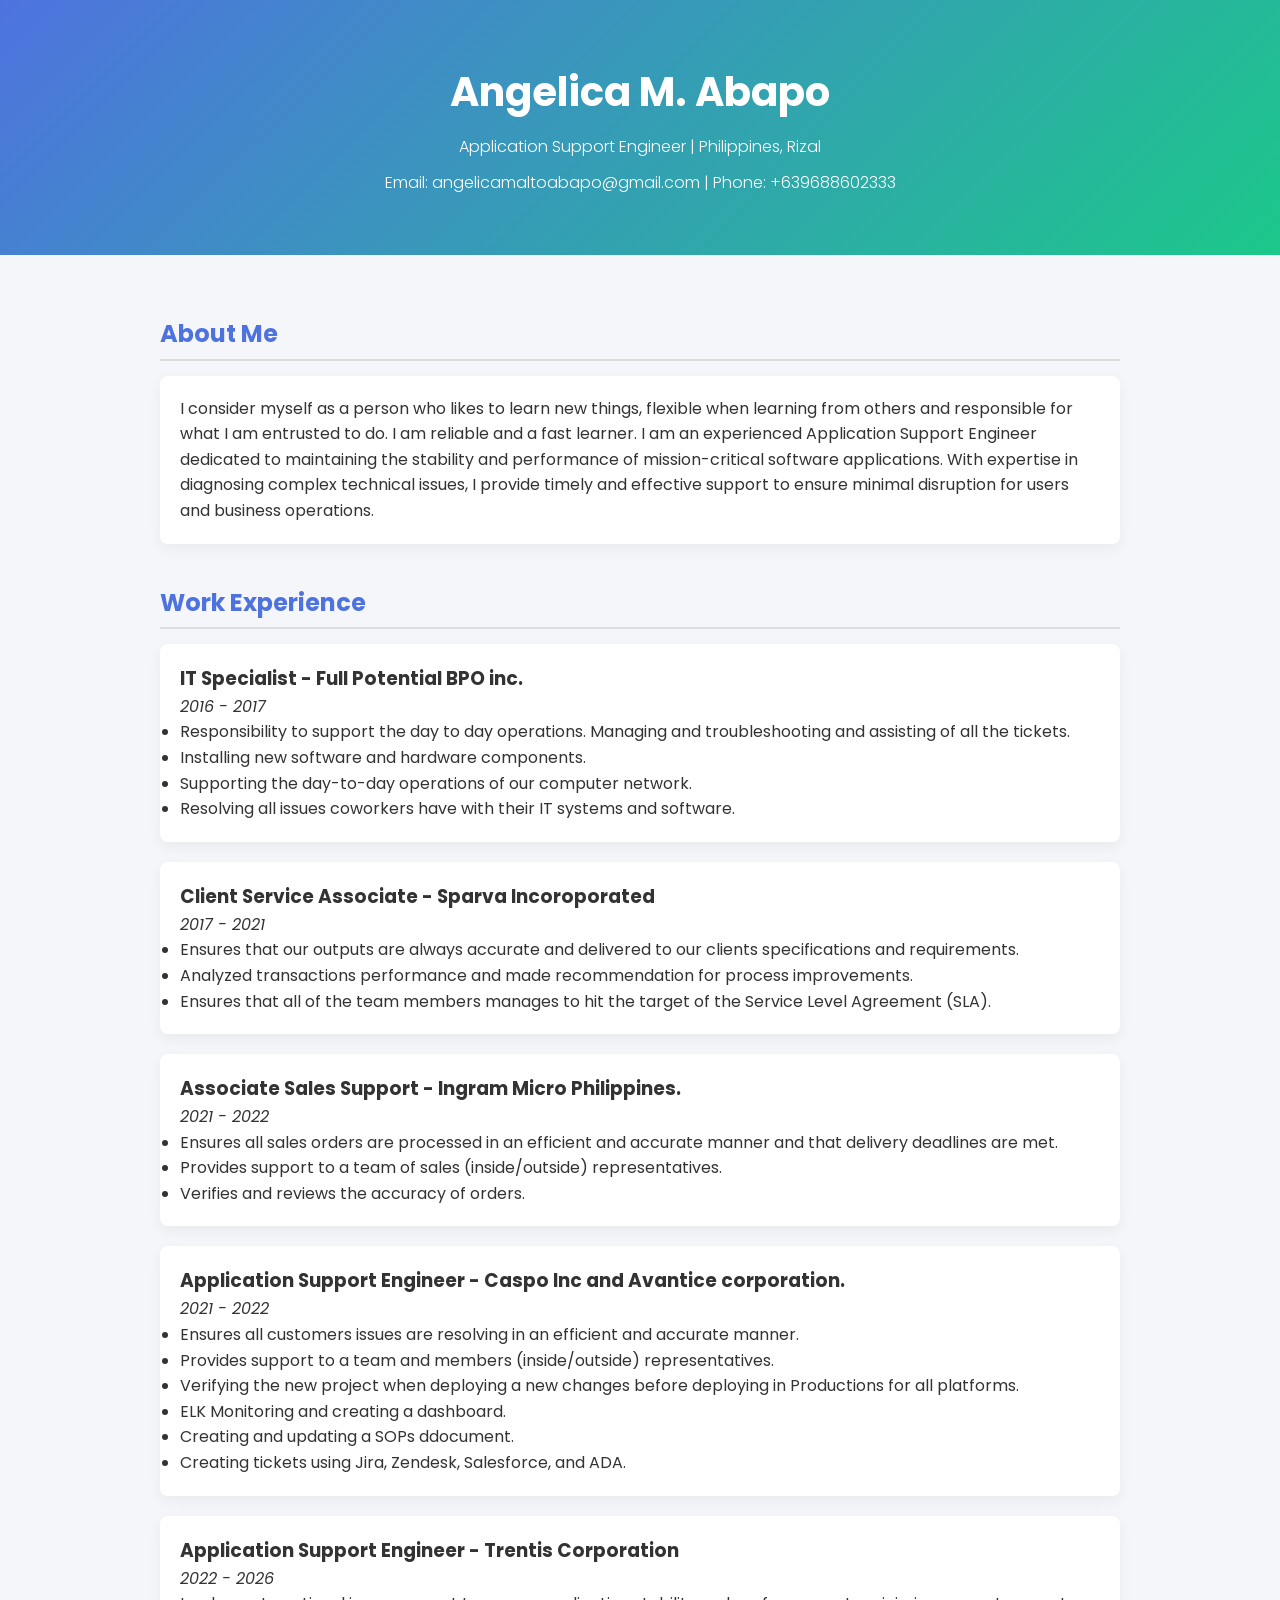
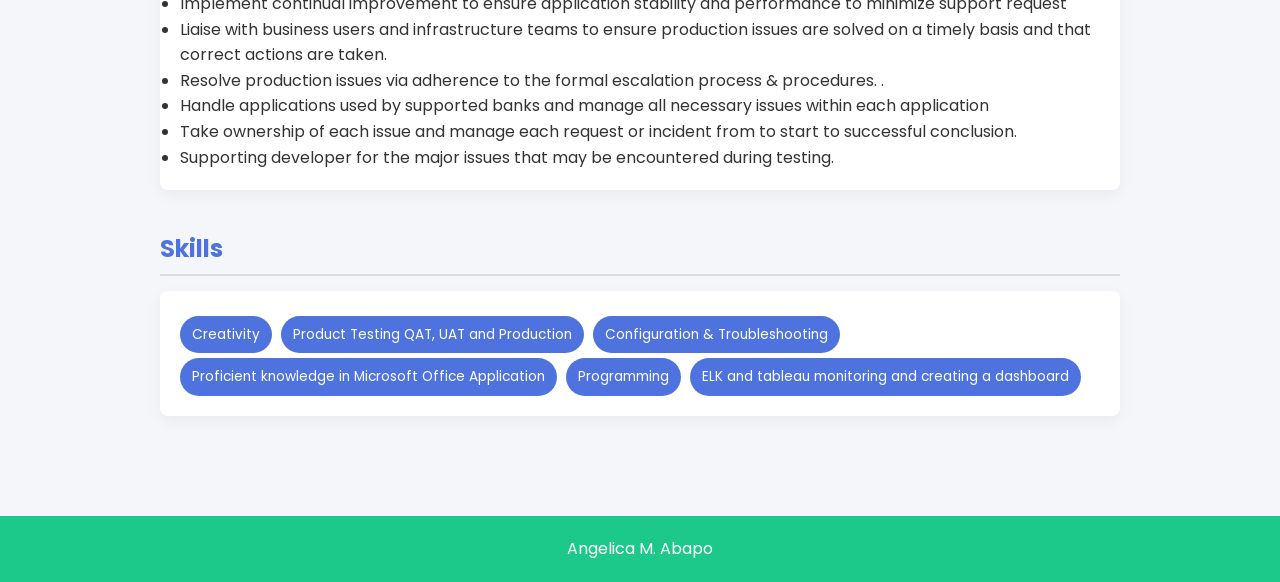
<file: index.html>
<!DOCTYPE html>
<html lang="en">
<head>
    <meta charset="UTF-8">
    <title>Angelica M. Abapo- CV</title>
    <meta name="viewport" content="width=device-width, initial-scale=1.0">
    <link href="https://fonts.googleapis.com/css2?family=Poppins:wght@300;500;700&display=swap" rel="stylesheet">
    <style>
        * {
            margin: 0;
            padding: 0;
            box-sizing: border-box;
            font-family: 'Poppins', sans-serif;
        }

        body {
            background: #f4f6f9;
            color: #333;
            line-height: 1.6;
        }

        header {
            background: linear-gradient(135deg, #4e73df, #1cc88a);
            color: white;
            padding: 60px 20px;
            text-align: center;
        }

        header h1 {
            font-size: 2.5rem;
        }

        header p {
            margin-top: 10px;
            font-weight: 300;
        }

        .container {
            max-width: 1000px;
            margin: 40px auto;
            padding: 20px;
        }

        section {
            margin-bottom: 40px;
        }

        h2 {
            margin-bottom: 15px;
            color: #4e73df;
            border-bottom: 2px solid #ddd;
            padding-bottom: 5px;
        }

        .card {
            background: white;
            padding: 20px;
            border-radius: 8px;
            box-shadow: 0 5px 15px rgba(0,0,0,0.05);
            margin-bottom: 20px;
        }

        .skills span {
            display: inline-block;
            background: #4e73df;
            color: white;
            padding: 8px 12px;
            border-radius: 20px;
            margin: 5px 5px 0 0;
            font-size: 0.85rem;
        }

        footer {
            text-align: center;
            padding: 20px;
            background: #1cc88a;
            color: white;
            margin-top: 40px;
        }

        @media(max-width: 600px){
            header h1 {
                font-size: 2rem;
            }
        }
    </style>
</head>
<body>

<header>
	
    <h1>Angelica M. Abapo</h1>
    <p>Application Support Engineer | Philippines, Rizal</p>
    <p>Email: angelicamaltoabapo@gmail.com | Phone: +639688602333</p>
</header>

<div class="container">

    <section>
        <h2>About Me</h2>
        <div class="card">
            <p>
                I consider myself as a person who likes to learn new things, flexible when learning from others and responsible for what I am entrusted to do. I am reliable and a fast learner. 
                I am an experienced Application Support Engineer dedicated to maintaining the stability and performance of mission-critical software applications. With expertise in diagnosing complex technical issues, I provide timely and effective support to ensure minimal disruption for users and business operations.
            </p>
        </div>
    </section>

    <section>
        <h2>Work Experience</h2>

        <div class="card">
            <h3>IT Specialist - Full Potential BPO inc.</h3>
            <p><em>2016 - 2017</em></p>
            <ul>
                <li>Responsibility to support the day to day operations. Managing and troubleshooting and assisting of all the tickets.</li>
                <li>Installing new software and hardware components.</li>
                <li>Supporting the day-to-day operations of our computer network.</li>
		<li>Resolving all issues coworkers have with their IT systems and software.</li>



            </ul>
        </div>

        <div class="card">
            <h3>Client Service Associate - Sparva Incoroporated</h3>
            <p><em>2017 - 2021</em></p>
            <ul>
                <li>Ensures that our outputs are always accurate and delivered to our clients specifications and requirements.</li>
                <li>Analyzed transactions performance and made recommendation for process improvements.</li>
		<li>Ensures that all of the team members manages to hit the target of the Service Level Agreement (SLA).</li>
            </ul>
        </div>

	<div class="card">
            <h3>Associate Sales Support - Ingram Micro Philippines.</h3>
            <p><em>2021 - 2022</em></p>
            <ul>
                <li>Ensures all sales orders are processed in an efficient and accurate manner and that delivery deadlines are met.</li>
                <li>Provides support to a team of sales (inside/outside) representatives.</li>
                <li>Verifies and reviews the accuracy of orders.</li>



            </ul>
        </div>

			<div class="card">
            <h3>Application Support Engineer - Caspo Inc and Avantice corporation.</h3>
            <p><em>2021 - 2022</em></p>
            <ul>
                <li>Ensures all customers issues are resolving in an efficient and accurate manner.</li>
                <li>Provides support to a team and members (inside/outside) representatives.</li>
                <li>Verifying the new project when deploying a new changes before deploying in Productions for all platforms.</li>
				<li>ELK Monitoring and creating a dashboard.</li>
				<li>Creating and updating a SOPs ddocument.</li>
				<li>Creating tickets using Jira, Zendesk, Salesforce, and ADA.</li>

            </ul>
        </div>
	<div class="card">
            <h3>Application Support Engineer - Trentis Corporation</h3>
            <p><em>2022 - 2026</em></p>
            <ul>
                <li>Implement continual improvement to ensure application stability and performance to minimize support request</li>
                <li>Liaise with business users and infrastructure teams to ensure production issues are solved on a timely basis and that correct actions are taken.</li>
                <li>Resolve production issues via adherence to the formal escalation process & procedures. .</li>
		<li>Handle applications used by supported banks and manage all necessary issues within each application</li>
                <li>Take ownership of each issue and manage each request or incident from to start to successful conclusion.</li>
		<li>Supporting developer for the major issues that may be encountered during testing.</li>


            </ul>
        </div>


    </section>

    <section>
        <h2>Skills</h2>
        <div class="card skills">
            <span>Creativity</span>
            <span>Product Testing QAT, UAT and Production</span>
            <span>Configuration & Troubleshooting</span>
            <span>Proficient knowledge in Microsoft Office Application</span>
            <span>Programming</span>
			<span>ELK and tableau monitoring and creating a dashboard </span>
        </div>
    </section>

</div>

<footer>
    Angelica M. Abapo
</footer>

</body>

</html>
</file>
